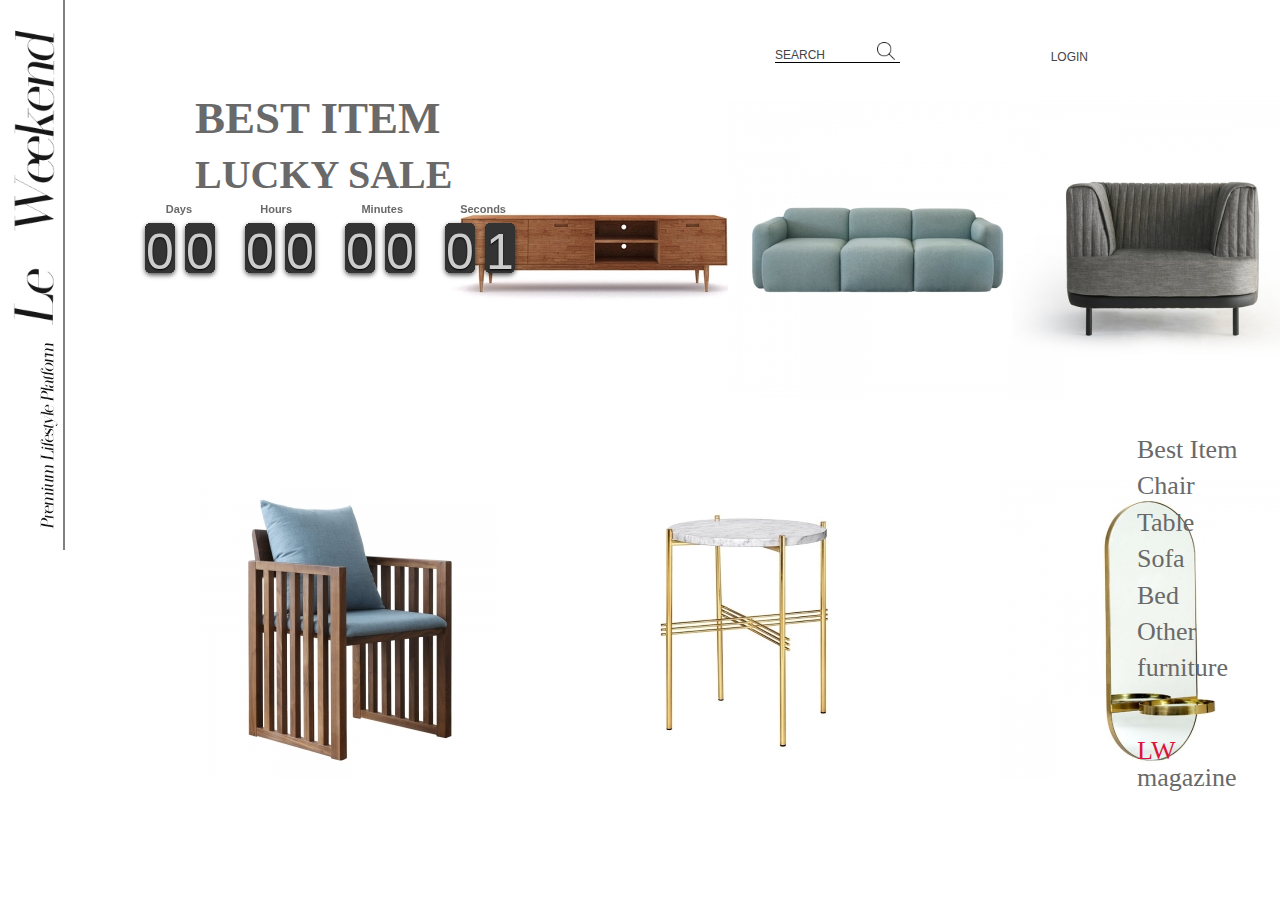
<file: best.html>
<!DOCTYPE html>
<html lang="en">

<head>
    <meta charset="UTF-8">
    <title>best</title>
    <style>
        body,
        html {
            height: 100%;
            margin: 0;
        }

        .image {
            height: 100%;
            background-position: center;
            background-repeat: no-repeat;
            background-size: cover;

        }

        header li img {
            display: block;
            z-index: 1000;
        }

        body .flip-clock-wrapper ul li a div div.inn,
        body .flip-clock-small-wrapper ul li a div div.inn {
            color: #CCCCCC;
            background-color: #333333;
        }

        body .flip-clock-dot,
        body .flip-clock-small-wrapper .flip-clock-dot {
            background: #323434;
        }

        body .flip-clock-wrapper .flip-clock-meridium a,
        body .flip-clock-small-wrapper .flip-clock-meridium a {
            color: #323434;
        }
    </style>


    <link rel="stylesheet" href="css/common.css">
    <link rel="stylesheet" href="css/wickedcss.min.css">
    <link rel="stylesheet" media="screen" href="https://fontlibrary.org/face/butler" type="text/css" />
    <link href="https://fonts.googleapis.com/css?family=Open+Sans|Roboto&display=swap" rel="stylesheet">
    <link rel="stylesheet" href="css/swapimagesonhover.min.css">
    <link rel="stylesheet" href="css/ind-be.css">
    <link href="https://fonts.googleapis.com/css?family=Cormorant+Garamond&display=swap" rel="stylesheet">
    <link rel="stylesheet" href="css/flipclock.css">
    <script src="js/jquery-3.4.1.min.js"></script>
    <script src="js/jquery.bxslider.js"></script>
    <script src="js/npm.js"></script>
    <script src="js/ind-1.js"></script>
    <script src="js/flipclock.js"></script>
    <script src="js/jquery.countdown.min.js"></script>
    <script>
        $(function() {
            $("#slide3").bxSlider({
                mode: 'fade',
                minSlides: 1,
                slideMargin: 10,
                auto: true,
                moveSlides: 1,
                controls: false,
                pager: false,
                stopAutoOnclick: true,
                speed: 500
            });
            $(function() {
                FlipClock.Lang.Custom = {
                    days: 'Days',
                    hours: 'Hours',
                    minutes: 'Minutes',
                    seconds: 'Seconds'
                };
                var opts = {
                    clockFace: 'DailyCounter',
                    countdown: true,
                    language: 'Custom'
                };
                var theday = new Date(2020, 00, 12);
                /*달은 원하는 달보다 -1로, 1월은 00*/
                var today = new Date()
                console.log(theday - today)
                var countdown = theday - today; // from: 11/21/2019 05:05 pm +0900
                countdown = Math.max(1, countdown);
                $('.clock-builder-output').FlipClock(countdown, opts);
            });
        })
    </script>

</head>

<body>
    <header>
        <div class="headTop">
            <div class="mainText">
                <li><img src="images/logo-main.png" alt="" class="slideRight"></li>
                <li><img src="images/logo-sub.png" alt="" class="slideRight"></li>

            </div>
            <p id="line" class="slideDown"></p>
        </div>
    </header>

    <section id="container">
        <h2 class="blind"></h2>

        <div class="contTop">
            <ul class="gnb">
                <li>
                    <form class="search">
                        <label for="search">SEARCH</label>
                        <input type="text" id="iSearch">
                        <a href="#" class="searchBtn"><img src="images/iconmonstr-search-thin-48.png" alt=""></a>
                    </form>
                </li>
                <li class="login">LOGIN<a href="#"></a></li>
                <li class="cart"><a href="#">CART</a></li>
            </ul>
        </div>



        <div class="contents">
            <h2 class="fadeIn" id="best-text">
                <p class="best">BEST ITEM</p><br>
                <p class="best-below">LUCKY SALE</p>
                <div class="clock-builder-output"></div>
            </h2>

            <div>
                <div id="bestItem">
                    <li class="best-mainText"></li>
                    <li class="best1">
                        <a href="#">
                            <p id="active" class="pulse"><a href="#"><img src="images/liked.png" alt=""></a></p>
                            <p class="cart"><a href="#"><img src="images/iconmonstr-product-4-24.png" alt=""></a></p>
                            <img src="images/15s0.jpg" alt="">
                            <div class="best-text1">
                                <span class="b-text">리브 참죽 원목 TV거실장 2000</span>
                                <span class="b-texted">580,000won</span>
                                <span class="b-text">349,000won </span>
                            </div>

                        </a>
                    </li>

                    <li><a href="#">
                            <p id="active" class="pulse"><a href="#"><img src="images/liked.png" alt=""></a></p>
                            <p class="cart"><a href="#"><img src="images/iconmonstr-product-4-24.png" alt=""></a></p><img src="images/1560.jpg" alt="">
                            <div class="best-text1">
                                <span class="b-text">KIKO DESIGN 컴패스 패브릭 4인 소파</span>
                                <span class="b-texted">2,180,000won</span>
                                <span class="b-text">1,962,000won</span>
                            </div>

                        </a></li>
                    <li><a href="#">
                            <p id="active" class="pulse"><a href="#"><img src="images/liked.png" alt=""></a></p>
                            <p class="cart"><a href="#"><img src="images/iconmonstr-product-4-24.png" alt=""></a></p><img src="images/1502270120699s0.jpg" alt="">
                            <div class="best-text1">
                                <span class="b-text">앰버 패브릭 1인 소파</span>
                                <span class="b-texted">460,000won </span>
                                <span class="b-text">420,000won</span>
                            </div>

                        </a></li>
                    <!--<li><a href="#"><img src="images/156352s0.jpg" alt=""></a></li>-->



                    <!--<li><a href="#"><img src="images/150227012088m1.jpg" alt=""></a></li>-->


                </div>
                <ul id="bestItem2">
                    <li><a href="#">
                            <p id="active" class="pulse"><a href="#"><img src="images/liked.png" alt=""></a></p>
                            <p class="cart1"><a href="#"><img src="images/iconmonstr-product-4-24.png" alt=""></a></p><img src="images/15.jpg" alt="">
                            <div class="best-text1">
                                <span class="b-text">MANUFACT 프로젝트 원 1인 소파</span>
                                <span class="b-texted">280,000won</span>
                                <span class="b-text">249,000won </span>
                            </div>
                        </a></li>
                    <li><a href="#">
                            <p id="active" class="pulse"><a href="#"><img src="images/liked.png" alt=""></a></p>
                            <p class="cart1"><a href="#"><img src="images/iconmonstr-product-4-24.png" alt=""></a></p><img src="images/154.jpg" alt="">
                            <div class="best-text1">
                                <span class="b-text">빌라르방 러스틱 스툴</span>
                                <span class="b-texted">300,000won</span>
                                <span class="b-text">269,000won </span>
                            </div>
                        </a></li>
                    <li><a href="#">
                            <p id="active" class="pulse"><a href="#"><img src="images/liked.png" alt=""></a></p>
                            <p class="cart1"><a href="#"><img src="images/iconmonstr-product-4-24.png" alt=""></a></p><img src="images/1570.jpg" alt="">
                            <div class="best-text1">
                                <span class="b-text">iije 러블리 드레스룸 선반형 거울</span>
                                <span class="b-texted">901,600won </span>
                                <span class="b-text">920,000won </span>
                            </div>
                        </a></li>
                    <li><a href="#">
                            <p id="active" class="pulse"><a href="#"><img src="images/liked.png" alt=""></a></p>
                            <p class="cart1"><a href="#"><img src="images/iconmonstr-product-4-24.png" alt=""></a></p><img src="images/1572589457176s0.jpg" alt="">
                            <div class="best-text1">
                                <span class="b-text">Yeh wall table</span>
                                <span class="b-texted">196,500won </span>
                                <span class="b-text">183,500won</span>
                            </div>
                        </a></li>
                </ul>
            </div>

        </div>
    </section>
    <aside>
        <p id="line2" class="slideUp"></p>
        <div class="bg">


            <nav>

                <ul id="nav" class="slideLeft">
                    <li>
                        <a href="best.html">Best Item</a>
                    </li>
                    <li>
                        <a href="ind-cha.html">Chair</a>
                    </li>
                    <li>
                        <a href="ind-table.html">Table</a>
                    </li>
                    <li>
                        <a href="ind-sofa.html">Sofa</a>
                    </li>
                    <li>
                        <a href="ind-bed.html">Bed</a>
                    </li>
                    <li>
                        <a href="ind-other.html">Other
                            furniture</a>
                    </li>
                    <li>
                        <a href="ind-collect.html">
                            <p></p>
                            <br>
                            <p>LW</p>magazine
                        </a>
                    </li>
                </ul>
            </nav>
        </div>
    </aside>
</body></html>
</file>
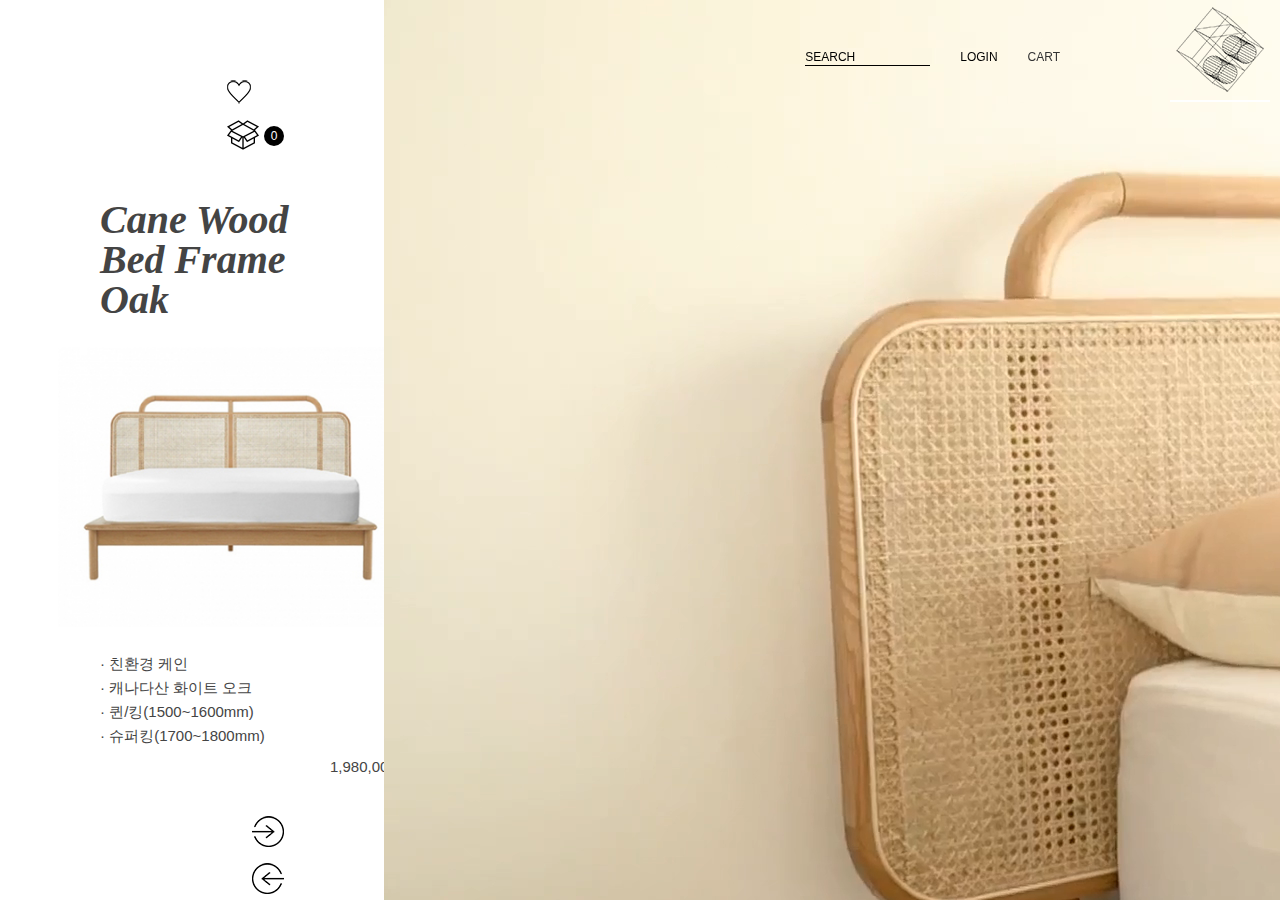
<file: ind-bed.html>
<!DOCTYPE html>
<html lang="en">

<head>
    <meta charset="UTF-8">
    <title>bed</title>
   
    <link rel="stylesheet" href="css/common.css">
    <link rel="stylesheet" href="css/wickedcss.min.css">
    <link rel="stylesheet" media="screen" href="https://fontlibrary.org/face/butler" type="text/css" />
    <link href="https://fonts.googleapis.com/css?family=Open+Sans|Roboto&display=swap" rel="stylesheet">
    <link rel="stylesheet" href="css/swapimagesonhover.min.css">
    <link href="https://fonts.googleapis.com/css?family=Cormorant+Garamond&display=swap" rel="stylesheet">
    <link rel="stylesheet" href="css/style.css">
    <link rel="stylesheet" href="css/bed.css">
    <script src="js/jquery-3.4.1.min.js"></script>
    <script src="js/jquery.bxslider.js"></script>
    <script src="js/parallax.min.js"></script>
    <script src="js/countdown-timer.min.js"></script>
    <script src="js/ind-1.js"></script>

    <script>
        $(function() {
            $(".brown").click(function() {
                $(".brown-small").stop().fadeIn(300);
                $(".br-sofa").stop().fadeIn(300);
            })
            $(".black").click(function() {
                $(".brown-small").stop().fadeOut(300);
                $(".br-sofa").stop().fadeOut(300);
            })
            $('.like').click(function() {
                $(".liked").css("display", "block");
            })
            $(".icon").mouseover(function() {
                $(this).css("transform", "rotate(-45deg)");
            })
            $(".icon").mouseout(function() {
                $(this).css("transform", "rotate(45deg)");
            })
            //$(".close").mouseover(function() {
            //$(this).css("transform", "rotate(-45deg)");
            //})
            //$(".close").mouseout(function() {
            //$(this).css("transform", "rotate(45deg)");
            //})
            $(function(){
                $(".like").click(function(){
                    $(".like>a").toggleClass("on");
                })
            })
            $(function() {
                $('.icon').click(function() {
                    $('#sliding-navbar').fadeToggle(1000);
                    $('.left').toggleClass('show')
                    //$(".close").css("display","block")
                    //$('.hamburger').toggleClass('menu-opened');
                });

                $('.icon').click(function() {
                    //$('#sliding-navbar').fadeOut(500);
                    $('.left').removeClass('show');
                    //$('.hamburger').toggleClass('menu-opened');
                })
            });


        })
        </script>
</head>

<body>
    <div class="wrap">
        <header>
            <div class="left">
                <div class="fixed">
                    <p class="like"><a href="#"></a></p>
                    <p class="cart"><a href="#"><img src="images/iconmonstr-product-4-32.png" alt=""><span class="count">0</span></a></p>
                </div>
                <div class="mainText">

                    <h2>Cane Wood<br>Bed Frame<br>Oak</h2>
                    <p class="selected">Selected by LeWeekend</p>
                    <p class="small"><span><img src="images/bed.jpg" alt="small"></span></p>
                    <!--<p id="hover" class="brown-small"><img src="images/sofa-m-b.png" alt=""></p>-->
                   <!-- <p class="line"></p>-->
                   <!-- <ul class="color">

                        <li class="black"><a href="#"></a></li>
                        <img src="images/black-ch.jpg" class="more" alt="">


                        <li class="brown"><a href="#"></a></li>
                    </ul>-->
                    <div class="stat">
                    <ul class="bottomText">
                        <li>· 친환경 케인</li>
                        <li>· 캐나다산 화이트 오크</li>
                        <li>· 퀸/킹(1500~1600mm)</li>
                        <li>· 슈퍼킹(1700~1800mm)</li>
                        <li class="price">1,980,000 won</li>
                    </ul></div>

                    <ul class="arrow">
                        <li><a href="#"><img src="images/rightBtn.png" alt=""></a></li>
                        <li><a href="#"><img src="images/leftBtn.png" alt=""></a></li>
                    </ul>

                </div>

            </div>
        </header>

        <section id="container">
            <h2 class="blind"></h2>

            <div class="contTop">
                <ul class="gnb">
                    <li>
                        <form class="search">
                            <label for="search">SEARCH</label>
                            <input type="text" id="iSearch">
                            <!-- <a href="#" class="searchBtn"><img src="images/iconmonstr-search-thin-48.png" alt=""></a>-->
                        </form>
                    </li>
                    <li class="login">LOGIN<a href="#"></a></li>
                    <li class="cart"><a href="#">CART</a></li>
                </ul>
                <p class="icon"><a href="#"><img src="images/logo1.png" alt=""></a></p>
                <!--<li class="close"><a href="#"><img src="images/logo_w.png" alt=""></a></li>
-->

                <navbar id="sliding-navbar">
                    <a href="index.html" class="brand">Le<br> Weekend</a>
                    <ul class="navbar--items">
                        <li class="navbar--item"><a href="best.html">BEST ITEM</a></li>
                        <li class="navbar--item"><a href="ind-cha.html">CHAIR</a></li>
                        <li class="navbar--item"><a href="ind-table.html">TABLE</a></li>
                        <li class="navbar--item"><a href="ind-sofa.html">SOFA</a></li>
                        <li class="navbar--item"><a href="ind-bed.html">BED</a></li>
                        <li class="navbar--item"><a href="ind-other.html">OTHER FURNITURE</a></li>
                        <li class="navbar--item"><a href="ind-collect.html">LW Magazine</a></li>
                    </ul>
                </navbar>
            </div>

            <section id="contents">
                <h2 class="blind"></h2>
                <div class="pics">
                   <p class="bg"><video id="bedvid" autoplay muted loop><source src="images/bed-cut.mp4" type="video/mp4"></video></p>
                    <!--<div class="middle">
                        <li><span class="s-bed"><img src="images/cbo_14.jpg" alt=""></span></li>
                        <li><span class="main-bed"><img src="images/cbo_07.jpg" alt=""></span></li>
                    </div>-->
                </div>
                <!-- <div class="hamburger-menu">
                <div class="hamburger"></div>
            </div>-->


            </section>
        </section>
    </div>
</body></html>
</file>
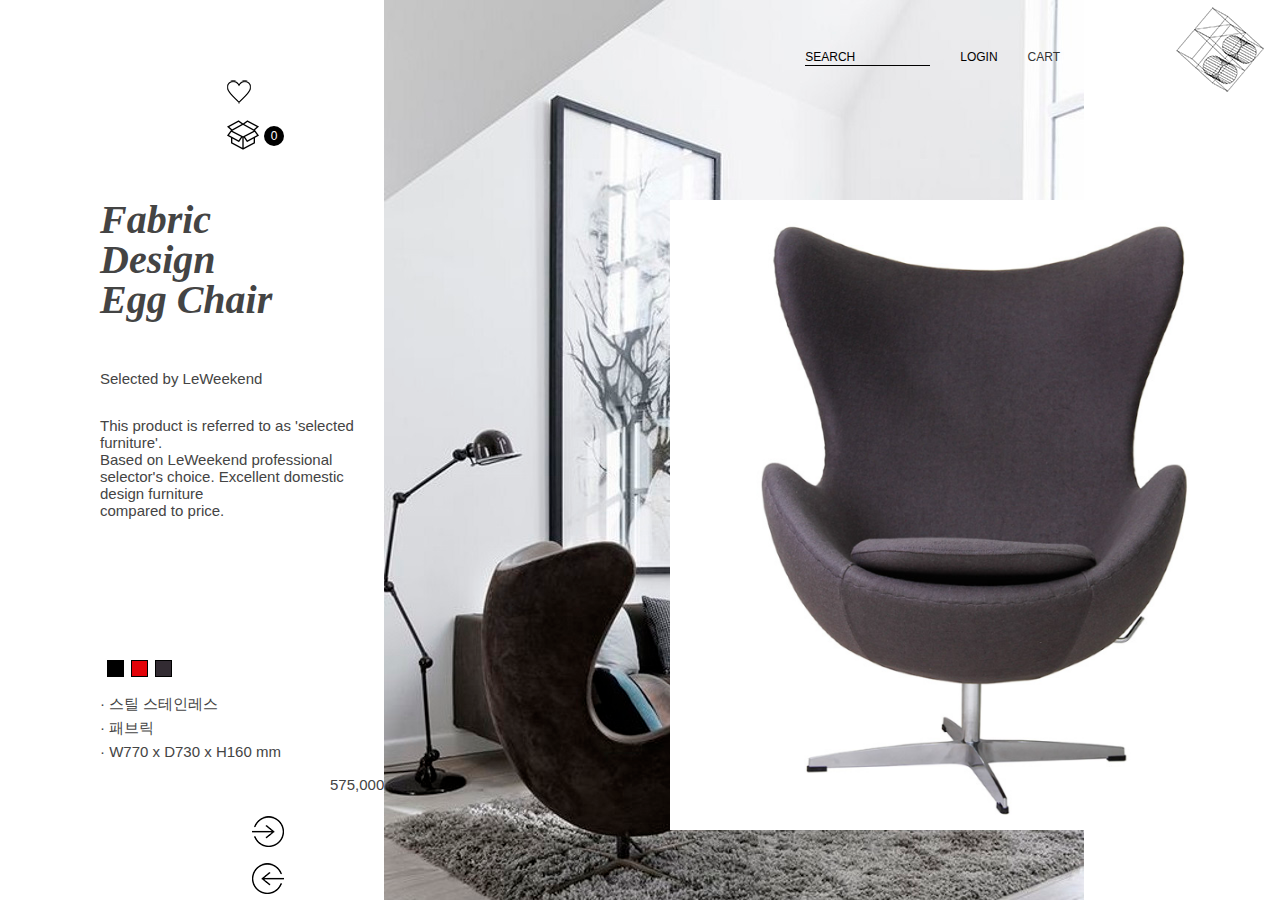
<file: ind-cha.html>
<!DOCTYPE html>
<html lang="en">

<head>
    <meta charset="UTF-8">
    <title>chair</title>
    <style>
        body,
        html {
            height: 100%;
            margin: 0;
        }

        .image {
            height: 100%;
            background-position: center;
            background-repeat: no-repeat;
            background-size: cover;

        }

        header li img {
            display: block;
            z-index: 1000;
        }
    </style>


    <link rel="stylesheet" href="css/common.css">
    <link rel="stylesheet" href="css/wickedcss.min.css">
    <link rel="stylesheet" media="screen" href="https://fontlibrary.org/face/butler" type="text/css" />
    <link href="https://fonts.googleapis.com/css?family=Open+Sans|Roboto&display=swap" rel="stylesheet">
    <link rel="stylesheet" href="css/swapimagesonhover.min.css">
    <link rel="stylesheet" href="css/ind-cha.css">
    <link rel="stylesheet" href="css/style.css">
    <link href="https://fonts.googleapis.com/css?family=Cormorant+Garamond&display=swap" rel="stylesheet">
    <script src="js/jquery-3.4.1.min.js"></script>
    <script src="js/jquery.bxslider.js"></script>
    <script src="js/parallax.min.js"></script>
    <script src="js/countdown-timer.min.js"></script>
    <script src="js/ind-1.js"></script>
    <script>
        $(function() {

            $(".icon").mouseover(function() {
                $(this).css("transform", "rotate(-45deg)");
            })
            $(".icon").mouseout(function() {
                $(this).css("transform", "rotate(45deg)");
            })
            //$(".close").mouseover(function() {
            //$(this).css("transform", "rotate(-45deg)");
            //})
            //$(".close").mouseout(function() {
            //$(this).css("transform", "rotate(45deg)");
            //})
            $(function() {
                $(".black").mouseenter(function() {
                    $(".more").fadeIn(300);
                })
                $(".black").mouseleave(function() {
                    $(".more").fadeOut(500);
                })

            })

            $(function() {
                $('.icon').click(function() {
                    $('#sliding-navbar').fadeToggle(1000);
                    $('.left').toggleClass('show')
                    //$(".close").css("display","block")
                    //$('.hamburger').toggleClass('menu-opened');
                });

                $('.icon').click(function() {
                    //$('#sliding-navbar').fadeOut(500);
                    $('.left').removeClass('show');
                    //$('.hamburger').toggleClass('menu-opened');
                })
            });


        })
    </script>
</head>

<body>
    <div class="wrap">
        <header>
            <div class="left">
                <div class="fixed">
                    <p class="like"><a href="#"></a></p>
                    <p class="cart"><a href="#"><img src="images/iconmonstr-product-4-32.png" alt=""></a><span class="count">0</span></p>
                </div>
                <div class="mainText">
                    <h2>Fabric<br>Design<br>Egg Chair</h2>
                    <p class="selected">Selected by LeWeekend</p>

                    <p class="subText"><span>This product is referred to as 'selected furniture'.<br>Based on LeWeekend professional<br>selector's choice. Excellent domestic design furniture<br>compared to price.</span></p>
                    <!--<p class="line"></p>-->
                    <li><img src="images/black-ch.jpg" class="more" alt=""></li>
                    <div class="stat">
                        <ul class="color">

                            <li class="black"><a href="#"></a></li>

                            <li class="red"><a href="#"></a></li>
                            <li class="purple"><a href="#"></a></li>
                        </ul>

                        <ul class="bottomText">
                            <li>· 스틸 스테인레스</li>
                            <li>· 패브릭</li>
                            <li>· W770 x D730 x H160 mm</li>
                            <li class="price">575,000 won</li>
                        </ul>
                    </div>
                    <ul class="arrow">
                        <li><a href="#"><img src="images/rightBtn.png" alt=""></a></li>
                        <li><a href="#"><img src="images/leftBtn.png" alt=""></a></li>
                    </ul>

                </div>

            </div>
        </header>

        <section id="container">
            <h2 class="blind"></h2>

            <div class="contTop">
                <ul class="gnb">
                    <li>
                        <form class="search">
                            <label for="search">SEARCH</label>
                            <input type="text" id="iSearch">
                            <!-- <a href="#" class="searchBtn"><img src="images/iconmonstr-search-thin-48.png" alt=""></a>-->
                        </form>
                    </li>
                    <li class="login">LOGIN<a href="#"></a></li>
                    <li class="cart"><a href="#">CART</a></li>
                </ul>
                <p class="icon"><a href="#"><img src="images/logo1.png" alt=""></a></p>
                <!--<li class="close"><a href="#"><img src="images/logo_w.png" alt=""></a></li>
-->

                <navbar id="sliding-navbar">
                    <a href="index.html" class="brand">Le<br> Weekend</a>
                    <ul class="navbar--items">
                        <li class="navbar--item"><a href="best.html">BEST ITEM</a></li>
                        <li class="navbar--item"><a href="ind-cha.html">CHAIR</a></li>
                        <li class="navbar--item"><a href="ind-table.html">TABLE</a></li>
                        <li class="navbar--item"><a href="ind-sofa.html">SOFA</a></li>
                        <li class="navbar--item"><a href="ind-bed.html">BED</a></li>
                        <li class="navbar--item"><a href="ind-other.html">OTHER FURNITURE</a></li>
                        <li class="navbar--item"><a href="ind-collect.html">LW Magazine</a></li>
                    </ul>
                </navbar>
            </div>

            <section id="contents">
                <h2 class="blind"></h2>
                <div class="picss">
                    <li class="middle"><img src="images/chair.jpg" alt=""></li>
                    <li class="right"><img src="images/46903e8edd063845.png" alt=""></li>
                </div>
                <!--<div class="hamburger-menu">
                <div class="hamburger"></div>
            </div>-->
            </section>
        </section>
    </div>
</body></html>
</file>
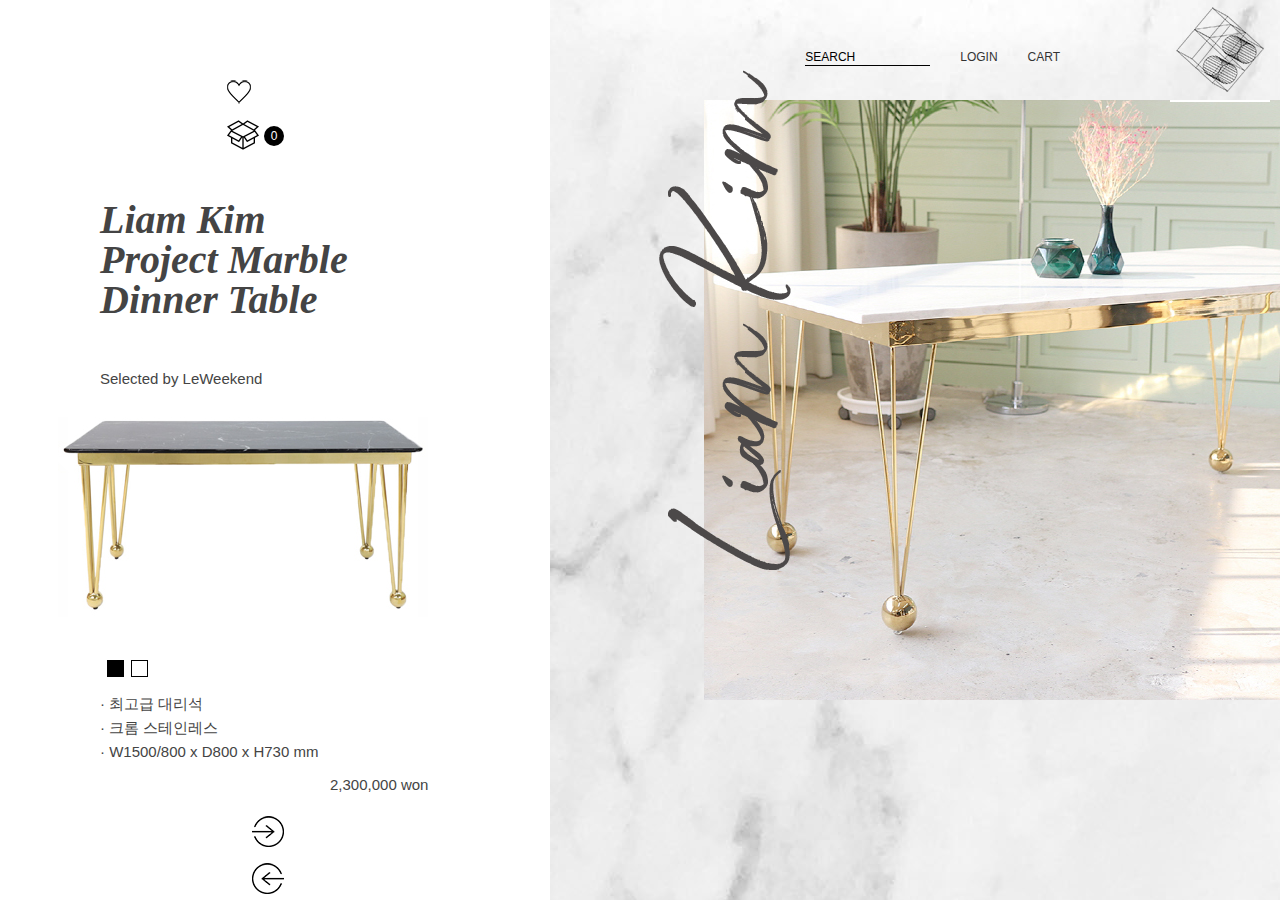
<file: ind-table.html>
<!DOCTYPE html>
<html lang="en">

<head>
    <meta charset="UTF-8">
    <title>table</title>
    <style>
        body,
        html {
            height: 100%;
            margin: 0;
        }

        .image {
            height: 100%;
            background-position: center;
            background-repeat: no-repeat;
            background-size: cover;

        }

        header li img {
            display: block;
            z-index: 1000;
        }
    </style>


    <link rel="stylesheet" href="css/common.css">
    <link rel="stylesheet" href="css/wickedcss.min.css">
    <link rel="stylesheet" media="screen" href="https://fontlibrary.org/face/butler" type="text/css" />
    <link href="https://fonts.googleapis.com/css?family=Open+Sans|Roboto&display=swap" rel="stylesheet">
    <link rel="stylesheet" href="css/swapimagesonhover.min.css">
    <link href="https://fonts.googleapis.com/css?family=Cormorant+Garamond&display=swap" rel="stylesheet">
    <link rel="stylesheet" href="css/ind-tab.css">
    <link rel="stylesheet" href="css/style.css">
    <script src="js/jquery-3.4.1.min.js"></script>
    <script src="js/jquery.bxslider.js"></script>
    <script src="js/parallax.min.js"></script>
    <script src="js/countdown-timer.min.js"></script>
    <script src="js/ind-1.js"></script>
    <script>
        $(function() {


            $(".icon").mouseover(function() {
                $(this).css("transform", "rotate(-45deg)");
            })
            $(".icon").mouseout(function() {
                $(this).css("transform", "rotate(45deg)");
            })
            //$(".close").mouseover(function() {
            //$(this).css("transform", "rotate(-45deg)");
            //})
            //$(".close").mouseout(function() {
            //$(this).css("transform", "rotate(45deg)");
            //})

            $(function() {
                $('.icon').click(function() {
                    $('#sliding-navbar').fadeToggle(1000);
                    $('.left').toggleClass('show')
                    //$(".close").css("display","block")
                    //$('.hamburger').toggleClass('menu-opened');
                });

                $('.icon').click(function() {
                    //$('#sliding-navbar').fadeOut(500);
                    $('.left').removeClass('show');
                    //$('.hamburger').toggleClass('menu-opened');
                });

            })
        })
    </script>
</head>

<body>
    <div class="wrap">
        <header>
            <div class="left">
                <div class="fixed">
                    <p class="like"><a href="#"></a></p>
                   <p class="cart"><a href="#"><img src="images/iconmonstr-product-4-32.png" alt=""></a><span class="count">0</span></p>
                </div>
                <div class="mainText">
                    <p class="gold"><img src="images/ex.png" alt="exclusive"></p>
                    <h2>Liam Kim<br>Project Marble<br>Dinner Table</h2>
                    <p class="selected">Selected by LeWeekend</p>
                    <p class="small"><img src="images/m-table.jpg" alt="small"></p>
                    <p class="line"></p>
                    <div class="stat">
                        <ul class="color">

                            <li class="black"> <a href="#"></a></li>



                            <li class="white"><a href="#"></a></li>

                            <!-- <a href="#">
                            <li class="green"></li>
                        </a>
                        <a href="#">
                            <li class="purple"></li>-->
                            <!--</a>-->
                        </ul>

                        <ul class="bottomText">
                            <li>· 최고급 대리석</li>
                            <li>· 크롬 스테인레스</li>
                            <li>· W1500/800 x D800 x H730 mm</li>
                            <li class="price">2,300,000 won</li>
                        </ul>
                    </div>
                    <ul class="arrow">
                        <li><a href="#"><img src="images/rightBtn.png" alt=""></a></li>
                        <li><a href="#"><img src="images/leftBtn.png" alt=""></a></li>
                    </ul>
                </div>

            </div>
        </header>

        <section id="container">
            <h2 class="blind"></h2>

            <div class="contTop">
                <ul class="gnb">
                    <li>
                        <form class="search">
                            <label for="search">SEARCH</label>
                            <input type="text" id="iSearch">
                            <!--   <a href="#" class="searchBtn"><img src="images/iconmonstr-search-thin-48.png" alt=""></a>-->
                        </form>
                    </li>
                    <li class="login"><a href="#">LOGIN</a></li>
                    <li class="cart-text"><a href="#">CART</a></li>

                </ul>
                <p class="icon"><a href="#"><img src="images/logo1.png" alt=""></a></p>
                <navbar id="sliding-navbar">
                    <a href="index.html" class="brand">Le<br>Weekend</a>
                    <ul class="navbar--items">
                        <li class="navbar--item"><a href="best.html">BEST ITEM</a></li>
                        <li class="navbar--item"><a href="ind-cha.html">CHAIR</a></li>
                        <li class="navbar--item"><a href="ind-table.html">TABLE</a></li>
                        <li class="navbar--item"><a href="ind-sofa.html">SOFA</a></li>
                        <li class="navbar--item"><a href="ind-bed.html">BED</a></li>
                        <li class="navbar--item"><a href="ind-other.html">OTHER FURNITURE</a></li>
                        <li class="navbar--item"><a href="ind-collect.html">LW Magazine</a></li>
                    </ul>
                </navbar>

            </div>
        </section>
        <section id="contents">
            <h2 class="blind"></h2>
            <div class="pics">
                <li class="background"></li>
                <li class="liam"><img src="images/liam.png" alt="signiture"></li>
                <li class="middle"><img src="images/table.jpg" alt=""></li>
                <li class="right"><img src="images/table2.jpg" alt=""></li>
            </div>
            <!-- <div class="hamburger-menu">
                <div class="hamburger"></div>
            </div>-->


        </section>
    </div>
</body></html>
</file>
<file: css/ind-be.css>
body {
    position: relative;
    overflow: hidden;
}

header {
    width: 100%;
    min-width: 1180px;
    height: 100px;

}

.headTop {
    position: relative;
    font-size: 14px;
    font-weight: 500;
    color: dimgray;
    z-index: -9999;
}

.headTop .mainText {
    display: block;
    position: absolute;
}

.headTop .mainText li:first-child img {
    margin-top: 25px;
    height: 300px;
    animation-duration: 4500ms;
    ;
}

.headTop .mainText li:last-child img {
    top: 330px;
    left: 26px;
    height: 200px;
    animation-duration: 3s;
    position: absolute;
}

#line {
    border-right: 2px solid grey;
    width: 63px;
    height: 550px;
    top: 0;
    left: 20%;
    animation-duration: 5s;
    display: block;
    z-index: -9999px;
}

.search {
    position: absolute;
    width: 125px;
    height: 40px;
    background: rgba(255, 0, 0, 0);
    right: 400px;
    top: 20px;
    z-index: 1;
}

.search > label {
    position: absolute;
    width: 100%;
    top: 28px;
    left: 20px;
    border-bottom: 1px solid black;
}

.search #iSearch {
    background: none;
    border: none;
    margin: 30px 0px;
}


.searchBtn {
    position: absolute;
    background: none;
    display: block;
    top: 22px;
    left: 122px;

}

.searchBtn > img {
    width: 18px;
    height: 18px;
}

.cart,
.login {
    position: absolute;
    z-index: 1;

}

.cart {
    right: 10%;
    top: 50px;

}

.login {
    right: 15%;
    top: 50px;
}

.logo a {
    position: absolute;
    top: 20px;
    right: 20px;
}

.bg {
    /*height: 100vh;*/
    position: absolute;
    right: 0px;
    top: 0;
    bottom: 0px;
    width: 190px;
    z-index: 999;
}

/*#line2 {
    z-index: -9999;
    background: red;
    position: absolute;
    height: 550px;
    right: 150px;
    border: 1px solid grey;
    bottom: 0px;
    animation-duration: 3000ms;
}*/

#nav {
    float: right;
    position: absolute;
    width: 130px;
   /* height: 500px;*/
    animation-duration: 5000ms;
    bottom: 104px;
    right: 13px;
    /*top: -600px;*/
}

#nav > li > a {
    font-size: 26px;
    font-family: 'ButlerRegular';
    font-weight: normal;
    font-style: normal;
    line-height: 1.4;
    color: dimgray;
    overflow: visible;
    transition: 100ms;
    position: relative;

}



#nav > li > a:hover {
    color: transparent !important;
    text-shadow: 1px 2px 3px rgba(0, 0, 0, 0.2);
    
}
#nav>li:first-child>a:hover{
    cursor: url(../images/icon1-1.png), auto;
}
#nav>li:nth-child(2)>a:hover{
    cursor: url(../images/icon2-1.png),auto;
}
#nav>li:nth-child(3)>a:hover,
#nav>li:nth-child(4)>a:hover{
    cursor: url(../images/icon3-1.png),auto;
}
#nav>li:nth-child(5)>a:hover{
    cursor: url(../images/icon4.png),auto;
}
#nav>li:last-child>a:hover,
#nav>li:nth-child(6)>a:hover{
    cursor: url(../images/logo-1.png),auto;
}


#nav > li:last-child > a > p {
    color: crimson;
    padding-top: 10px;
    margin-bottom: -10px;
}


.contents {
    position: relative;
    /*background:skyblue;*/
    padding-bottom: 80px;
    z-index: 100;
    width: 100%;

}

#bestItem {
    position: relative;
    margin-left: 110px;

}

#bestItem li {
    width: 20%;
    float: left;
    box-sizing: border-box;
    margin-left: 50px;
}

#bestItem img {
    display: block;
}

.best-mainText {
    padding-left: 180px;
    width: 500px;
    height: 300px;
    /*border: 1px solid black;*/
 }

#bestItem .best1:hover{
    opacity: 0.5;
    transform: scale(1.1);
    transition: 0.5s;
}

.contents h2 {
    position: absolute;
    top: -30px;
    left: 270px;
    font-family: 'ButlerRegular';
    font-weight: normal;
    font-style: normal;
    font-size: 40px;
    font-weight: 800;
    color: dimgrey;
    z-index: 9999;
    text-align: left;
}
#best-text{
    margin-left: -35px;
    margin-top: -18px;
}
.best {
    font-size: 45px;
    margin-top: 40px;
    margin-bottom: -40px;
    margin-left: 5px;
}
.best,
.best-below,
.countdown{
    margin-left: -40px;
}
.countdown{
    border: 1px solid black;
    width: 250px;
    height: 100px;
    margin-top: 10px;
}
.contents .blind {
    margin: 0;
}

.contents span {
    font-weight: bold;
    text-align: center;
    display: block;
    padding-top: 13px;
    text-align: right;
}
#bestItem>li{
    position: relative;
}
.best-text1{
    display: none;
    position: absolute;
    left: 5%;
    top: 20px;
    line-height: 0.5;
    z-index: 9999;
}
.best-text1 span{
    font-size: 12px;
    text-align: left;
}
.best-text1 span:last-child{
    color: #f64461;
}
#bestItem>li:hover .best-text1{
    display: block;
}
.b-text,
.b-texted{
    padding-top: 0%;
    font-size: 14px;
}

.b-texted{
    text-decoration: line-through;
    color: #adadad;
}
#slide3 img{
    margin-left: 500px;
    display: block;
}

#bestItem li:hover,
#bestItem2 li:hover{
    opacity: 0.7;
     transform: scale(1.05);
    transition: 0.7s;
}


#bestItem2 {
    position: absolute;
    top: 330px;
    width: 1600px;
    left: 100px;

}

#bestItem2 li {
    width: 300px;
    float: left;
    margin-left: 100px;

}
#bestItem2 li img{
    margin-top: 50px;
}
#bestItem2>li:hover .best-text1{
    display: block;
}
#bestItem2 li a img {
    display: block;
}
#active{
    margin-left: 280px;
    margin-top: 20px;
}
.cart{
    margin-right: 20px;
}
.cart1{
    position: absolute;
    right: 0;
    top: 32px;
}
#active,
.cart,
.cart1{
    display: none;
}

#bestItem li:hover #active,
#bestItem li:hover .cart{
    display: block;
}
#bestItem2 li:hover #active,
#bestItem2 li:hover .cart1{
    display: block;
}
</file>
<file: css/style.css>
header {
	width: 30%;
	float: left;
	position: relative;
}

.wrap {
	width: 100%;
	max-width: 1900px;
	min-width: 1200px;
	overflow: hidden;
	position: relative;
	transition: margin-left .5s;
	height: 100vh;
	min-height: 670px;
}

.left {}

.fixed {
	position: absolute;
	top: 80px;
	right: 100px;
}

.fixed p {
	margin-bottom: 15px;
}

.like > a {
	display: block;
	width: 24px;
	height: 24px;
	background: url(../images/heart-24.png);
}

.like.on > a {
	background: url(../images/heart-24-2.png)
}

.like > a {
	display: block;
	width: 24px;
	height: 24px;
	background: url(../images/heart-24.png);
}

.like.on > a {
	background: url(../images/heart-24-2.png);
}

.count {
	display: inline-block;
	width: 20px;
	height: 20px;
	background: black;
	border-radius: 50%;
	color: white;
	text-align: center;
	line-height: 20px;
	margin: 7px 0 0 5px
}

.show {
	z-index: 200;
}

.brand {
	text-decoration: none;
	color: #fff;
	display: block;
	/*    width: 120px;*/
	font-family: 'ButlerRegular';
	font-weight: normal;
	font-style: italic;
	font-size: 40px;
	font-weight: 800;
	transition: color 0.2s ease-in-out;
	margin-top: 150px;
}

.brand:hover {
	color: #ccc;
}

.mainText {
	height: 520px;
	font-size: 15px;
}

.mainText h2 {
	font-family: 'ButlerRegular';
	font-weight: normal;
	font-style: italic;
	font-size: 40px;
	font-weight: 800;
	margin-top: 200px;
	margin-left: 100px;
	line-height: 1;
    position: relative;
}
.stat{
    position: absolute;
    top: 650px;
}
.price{
    position: absolute;
    width: 100%;
   left: 230px;
    bottom: -30%;
}

.selected {
	margin-top: 50px;
	margin-bottom: 30px;
	margin-left: 100px;
}
/*.stat{
    background: red;
    position: absolute;
    width: 100%;
    height: 20%;
}*/
.sub img {
	height: 250px;
	text-align: left;
	margin-left: 0px;
	/*margin-bottom: 30px;*/
    padding-top: -50px;
}

/*
/*
.line {
    border: 1px solid black;
    width: 65%;
    opacity: 0.5;
    margin: 0 auto;
}
*/


.color {
	width: 100%;
	height: 40px;
	margin-left: 100px;
}

.color li a {
	width: 15px;
	height: 15px;
	border: 1px solid black;
	float: left;
	margin-left: 7px;
	margin-top: 10px;
}

.color .black a {
	background: black;
}

.bottomText li {
	margin-top: 5px;
	margin-left: 100px;
}

.bottomText li:last-child {
	float: right;
	margin-right: 130px;
	margin-top: 10px;
}

.arrow {
	position: absolute;
	top: 800px;
	right: 100px;
	z-index: 999;
}

.arrow li {
	padding-top: 15px;
}

#container {
	width: 70%;
	height: 100%;
	float: right;
	position: relative;
	color: black;
}

.contTop {
	position: absolute;
	right: 0%;
	height: 100px;
	z-index: 10000;
}

.icon {
	position: absolute;
	right: 10px;
	z-index: 10000;
	transition: all ease 1s;
	border-bottom: 2px solid white;
}

.gnb {
	float: right;
	margin-right: 220px;
}

.gnb > li {
	float: left;
	margin-top: 50px;
	margin-left: 30px;
}

.gnb li a {
	color: #333;
}


#contents {
	position: relative;
	/*background:skyblue;*/
	z-index: 999;
	width: 100%;
	height: 100%;
	/* background-color: #e7decb;*/

}

.search {
	/*	position: absolute;*/
	width: 125px;
	border-bottom: 1px solid black;
}


.search > label {
	position: absolute;
	color: black;
}

.search #iSearch {
	background: none;
	border: none;
}


.searchBtn {
	/*	position: absolute;*/
	background: none;
	display: block;
	top: 22px;
	left: 122px;

}

.searchBtn > img {
	width: 18px;
	height: 18px;
}

.contTop .cart,
.login {
	/*	position: absolute;*/
	z-index: 1;

}


/*.icon {
    position: absolute;
    top: 20px;
    right: 20px;
    transition: all ease 1s;
}*/


.pics {
	top: 0;
	left: 550px;
	width: 100%;
	z-index: 1;
	height: 100%;
}

.pics li {
	float: left;
}

#sliding-navbar {
	padding: 0 0px;
	position: absolute;
	top: 0px;
	right: 0;
	height: 100vh;
	padding: 0 20px;
	/*    width: 400px;*/
	background: #333;
	z-index: 300;
	display: none;

}

/*.mask{
    position:absolute;
    top: 0px;
    left:0px;
    height: 100vh;
    width:100%;
    background: #333;
    opacity:0.8;
    z-index: -100;
}*/
.show {
	z-index: 200;
}

.brand {
	text-decoration: none;
	color: #fff;
	display: block;
	/* width: 120px;*/
	font-family: 'ButlerRegular';
	font-weight: normal;
	font-style: italic;
	font-size: 40px;
	font-weight: 800;
	transition: color 0.2s ease-in-out;
	margin-top: 150px;
}

.brand:hover {
	color: #ccc;
}

.navbar--items {
	list-style-type: none;
	position: absolute;
	left: 50%;
	top: 50%;
	transform: translate(-50%, -50%);
	transition: 0.5s;
}

.navbar--item {
	margin: 20px;
	letter-spacing: 1px;
	color: white;
	font-family: sans-serif;
	text-transform: uppercase;
	font-size: 16px;
}

.navbar--item a {
	color: white;
}

.navbar--item:hover a {
	color: red;
	opacity: 0.7;
}



footer {
	position: relative;

}

.footTop {
	width: 1200px;
	margin: 50px auto;
	border-right: 2px solid black;
	border-left: 2px solid black;
}

.topText {
	border-top: 2px solid black;
	border-bottom: 2px solid black;
	margin-top: 50px;
	float: left;
	width: 100%;
	display: flex;
	justify-content: space-around;
	padding: 50px 0;
}

.topText ul {
	/*	float:left;*/
}

.num {
	font-family: 'ButlerRegular';
	color: darkgray;
	font-size: 60px;
	margin-top: 10px;
}

#title {
	font-family: 'ButlerRegular';
	color: #5a5859;
	font-size: 50px;
	margin-top: -60px;
	margin-left: 58px;
	animation-duration: 2s;
}

.kor {
	margin-top: 50px;
	font-family: 'Noto Sans KR', sans-serif;
	font-weight: 500;
	font-size: 17px;
	margin-left: 58px
}

.footMiddle {
	padding: 30px 0;
	/*	border-top: 1px solid green;*/
	border-bottom: 2px solid black;
	clear: both;
	position: relative;
}

.logo {
	position: absolute;
	left: 50%;
	transform: scale(1) translateX(-50%);
	top: -15px;
}

.footBottom {
	display: flex;
	justify-content: space-around;
	padding-top: 100px;
}

.footBottom .left p:first-child {
	font-size: 60px;
	font-family: 'ButlerRegular';
	color: #5a5859
}

.footBottom .left p {
	font-family: 'ButlerRegular';
	color: #5a5859;
	font-size: 28px
}
.middle{
    margin-left: 12%;
}
.sns li {
	float: left;
	margin: 0 auto;
	width: 50px
}
.sns li img{
    width: 30px;
    height: auto;
}
.sns li img:hover{
    transform: rotate(-45deg);
    transition: all 0.5s ease;
}

.middle li,
.right p {
    font-family: 'Noto Sans KR', sans-serif;
    font-weight: 500;
    font-size: 14px;
}
.m-bottom{
    padding-top: 80px;
    line-height: 2.6;
}
.right{
    margin-top: 20px;
    line-height: 1.8;
}
.m-bottom li{
    text-indent: 20px;
}
*/


@media screen and (max-width:640px) {
	body {
		font-size: 12px;
	}

	/*
    .line1,
    .line2,
    .line2-left,
    .line2-right{
        display: none;
    }
    .title{
        font-size: 30px;
    }
    .footMiddle,
    .footBottom,
    .middle,
    .logo{
        margin-left: 0;
    }
*/

}
</file>
<file: css/bed.css>
.mainText h2 {
	font-family: 'ButlerRegular';
	font-weight: normal;
	font-style: italic;
	font-size: 40px;
	font-weight: 800;
	margin-top: 200px;
	margin-left: 100px;
	line-height: 1;
}


.selected {
	margin-top: 50px;
	margin-bottom: 30px;
	margin-left: 100px;
}

.sub {
	/*width: 400px;*/
	height: auto;
	text-align: center;
}
.small img{
	height: 280px;
	text-align: left;
	margin-left: 15%;
    margin-top: -70px;
}
.line {
	border: 1px solid black;
	width: 65%;
	opacity: 0.5;
	margin: 0 auto;
}

.bottomText{
   /* padding-top: 50px;*/
}
.bottomText li {
	margin-top: 5px;
	margin-left: 100px;
}

.bottomText li:last-child {
	float: right;
	margin-right: 130px;
	margin-top: 10px;
}

.background {
	position: absolute;
	background-image: url(../images/sofa-bg.jpg);
	width: 100%;
	height: 1000px;
	top: -200px;
	right: 0;
	z-index: -9999;
}


.pics {
	/*	position: absolute;*/
	top: 0;
	left: 550px;
	width: 100%;
	z-index: 1;
	height: 100%;
}

.pics img {
	/*	width:100%;*/
}

.pics li {
	float: left;
}

.made {
	z-index: 9999;
	position: absolute;
	left: 100px;
	bottom: 20%;
	color: white;
	font-size: 18px;
	font-style: italic;
	font-family: 'ButlerRegular';
	font-weight: normal;

}

.made p:first-child {
	text-indent: 40px;
}

.made p:last-child {
	border-bottom: 1px solid white;
	width: 100px;
	margin-left: 20px;
	opacity: 0.8;
}

.middle > span {
	position: absolute;

}

.right {
	position: absolute;
	right: 300px;
	top: 54%;
}

.text {
	color: white;
	position: absolute;
	bottom: 20%;
	right: 7%;
	width: 200px;
	font-size: 13px;
	line-height: 1.3;
}

#sliding-navbar {
	padding: 0 0px;
	position: absolute;
	top: 0px;
	right: 0;
	height: 100vh;
	padding: 0 20px;
	/*    width: 400px;*/
	background: #333;
	z-index: 300;
	display: none;

}

.show {
	z-index: 200;
}
</file>
<file: css/ind-cha.css>
.more {
    position: absolute;
    top: 27%;
    right: -1350px;
    z-index: 9999;
    display: none;
    transition: 0.5s all ease;
    width: 112%;
}

.color .red a{
    background: #E30208;
}

.color .green a{
    background: #006134;
}

.color .purple a{
    background: #322B32;
}

.picss {
    /*	position: absolute;*/
    width: 0%;
    z-index: 1;
    height: 100%;
}
.small {
	height: auto;
	text-align: left;
	margin-left: 15%;
	margin-bottom: -37px;
}
.picss li {
    float: left;
}


.middle {
    /*margin-top: -280px;*/
}


.right{
    position: absolute;
    right: -10%;
    top: 20%;
    transition: 0.5s all ease;

}
.right img{
    width: 90%;
}
.subText{
    height: auto;
    text-align: left;
    margin-left: 100px;
    margin-bottom: 30px;
}
</file>
<file: css/ind-tab.css>
.gold{
    position: absolute;
    top: -50px;
    left: 90px;
}



.background{
    position: absolute;
    background-image: url(../images/art-black-and-white-counter-2341290.jpg);
    width: 100%;
    height: 1000px;
   
    right: 0;
    z-index: -9999;
}
.pics {
    position: absolute;
    top: 0;
    left: 550px;
    width: 100%;
    z-index: 1;
    height: 1000px;
}
.small {
	height: 280px;
	text-align: left;
	margin-left: 15%;
	margin-bottom: 30px;
}
.pics li {
    float: left;
}
.liam{
    z-index: 9999;
    position: absolute;
    left: 100px;
    top: 70px;
}
.middle {
 
    margin-left: 100px;
    margin-top: 100px;
}

.right img {
    width: 90%;
    margin-left: -10px;
    margin-top: 200px;
}
</file>
<file: css/common.css>
/* Reset */
html,body{width:100%;height:100%}
html{overflow-y:scroll;font-size:10px}
body,div,dl,dt,dd,ul,ol,li,h1,h2,h3,h4,h5,form,fieldset,p,button,input{margin:0;padding:0}
body,h1,h2,h3,h4,input,button{
font-family:arial,Helvetica,AppleSDGothicNeo,sans-serif;
font-size:12px;
color:#444}


img,fieldset,iframe{border:0 none;padding:0}
li{list-style:none}
input,select,button{vertical-align:middle}
img{vertical-align:top}
i,em,address{font-style:normal}
label,button{cursor:pointer}
button{margin:0;padding:0}
a{color:#222;text-decoration:none}
/*a:hover{color:#000;text-decoration:underline}*/
button *{position:relative}
button img{left:-3px;*left:auto}

option{padding-right:6px}
hr{display:none}

table{border-collapse:collapse;border-spacing:0}

header,footer,nav,section,aside{
 display:block;
}
/* clearfix */

.clearFix:after {
 content: '';
 display: block;
 clear: both;
}

/* Hide */
.blind {
 display: block;
 position: absolute;
 left: 0;
 top: -9999em;
}

/* Skip */
.skip a {
 position: absolute;
 left: 0;
 top: -9999em;
 z-index: 9999;
 display: block;
 width: 100%;
 background-color: #039;
 color: #eee;
 font-family: ;
 text-transform: uppercase;
 text-decoration: none;
 line-height: 30px;
}
.skip a:hover,
.skip a:active,
.skip a:focus {
 top: 0;
}
</file>
<file: css/wickedcss.min.css>
/*!
 * WickedCSS v1.0 (https://github.com/kristofferandreasen/wickedCSS)
 * Copyright 2015 Kristoffer Andreasen
 * MIT License
 */.barrelRoll,.fadeIn,.floater,.heartbeat,.pulse,.rollerLeft,.rollerRight,.rotateIn,.rotateInLeft,.rotateInRight,.rotation,.shake,.sideToSide,.slideDown,.slideLeft,.slideRight,.slideUp,.spinner,.wiggle,.zoomer,.zoomerOut{visibility:visible!important}.rotation{animation-name:rotation;-webkit-animation-name:rotation;animation-duration:4s;-webkit-animation-duration:4s;animation-timing-function:linear;-webkit-animation-timing-function:linear;animation-iteration-count:infinite}.rotation,.sideToSide{-webkit-animation-iteration-count:infinite}@-webkit-keyframes rotation{from{-webkit-transform:rotate(0) translateX(50%) rotate(0)}to{-webkit-transform:rotate(360deg) translateX(50%) rotate(-360deg)}}@keyframes rotation{from{transform:rotate(0) translateX(50%) rotate(0)}to{transform:rotate(360deg) translateX(50%) rotate(-360deg)}}.sideToSide{animation-name:sideToSide;-webkit-animation-name:sideToSide;animation-duration:3s;-webkit-animation-duration:3s;animation-timing-function:ease;-webkit-animation-timing-function:ease;animation-iteration-count:infinite}@-webkit-keyframes sideToSide{0%,100%{-webkit-transform:translate(100%,0)}50%{-webkit-transform:translate(-100%,0)}}@keyframes sideToSide{0%,100%{transform:translate(100%,0)}50%{transform:translate(-100%,0)}}.zoomer{animation-name:zoomer;-webkit-animation-name:zoomer;-webkit-animation-duration:1s;-webkit-animation-timing-function:cubic-bezier(.5,.2,.3,1);animation-iteration-count:1}.zoomer,.zoomerOut{-webkit-animation-iteration-count:1;animation-timing-function:cubic-bezier(.5,.2,.3,1);animation-duration:1s}@-webkit-keyframes zoomer{0%{-webkit-transform:scale(.3)}100%{-webkit-transform:scale(1)}}@keyframes zoomer{0%{transform:scale(.3)}100%{transform:scale(1)}}.zoomerOut{animation-name:zoomerOut;-webkit-animation-name:zoomerOut;-webkit-animation-duration:1s;-webkit-animation-timing-function:cubic-bezier(.5,.2,.3,1);animation-iteration-count:1;animation-fill-mode:forwards}.rollerRight,.zoomerOut{-webkit-animation-fill-mode:forwards}@-webkit-keyframes zoomerOut{0%{-webkit-transform:scale(1)}100%{-webkit-transform:scale(0)}}@keyframes zoomerOut{0%{transform:scale(1)}100%{transform:scale(0)}}.spinner{animation-name:spinner;-webkit-animation-name:spinner;-webkit-animation-duration:10s;-webkit-animation-timing-function:linear;-webkit-animation-iteration-count:infinite;animation-iteration-count:infinite}.pulse,.spinner{animation-timing-function:linear;animation-duration:10s}@-webkit-keyframes spinner{from{-webkit-transform:rotate(0)}to{-webkit-transform:rotate(360deg)}}@keyframes spinner{from{transform:rotate(0)}to{transform:rotate(360deg)}}.pulse{animation-name:pulse;-webkit-animation-name:pulse;-webkit-animation-duration:2s;-webkit-animation-timing-function:linear;animation-iteration-count:infinite;-webkit-animation-iteration-count:infinite}@keyframes pulse{0%,100%{transform:scale(.9);opacity:.9}50%{transform:scale(1);opacity:1}}@-webkit-keyframes pulse{0%,100%{-webkit-transform:scale(.95);opacity:.9}50%{-webkit-transform:scale(1);opacity:1}}.shake{animation-name:shake;-webkit-animation-name:shake;-webkit-animation-duration:.4s;-webkit-animation-timing-function:ease;-webkit-animation-iteration-count:1}.barrelRoll,.shake{animation-iteration-count:1;animation-timing-function:ease;animation-duration:.4s}@keyframes shake{0%,100%{transform:translateX(0)}16%,50%,83%{transform:translateX(-10px)}33%,66%{transform:translateX(10px)}}@-webkit-keyframes shake{0%,100%{-webkit-transform:translateX(0)}16%,50%,83%{-webkit-transform:translateX(-10px)}33%,66%{-webkit-transform:translateX(10px)}}.barrelRoll{animation-name:barrelRoll;-webkit-animation-name:barrelRoll;-webkit-animation-duration:.4s;-webkit-animation-timing-function:ease;-webkit-animation-iteration-count:1}@keyframes barrelRoll{from{transform:rotate(0)}to{transform:rotate(360deg)}}@-webkit-keyframes barrelRoll{from{-webkit-transform:rotate(0)}to{-webkit-transform:rotate(360deg)}}.floater{animation-name:floater;-webkit-animation-name:floater;animation-duration:1.5s;-webkit-animation-duration:1.5s;-webkit-animation-iteration-count:infinite}.floater,.wiggle{animation-iteration-count:infinite}@keyframes floater{0%,100%{transform:translateY(0)}50%{transform:translateY(8%)}}@-webkit-keyframes floater{0%,100%{-webkit-transform:translateY(0)}50%{-webkit-transform:translateY(8%)}}.wiggle{animation-name:wiggle;-webkit-animation-name:wiggle;animation-duration:2.5s;-webkit-animation-duration:2.5s;-webkit-animation-iteration-count:infinite}@keyframes wiggle{0%,100%{transform:rotate(-4deg)}50%{transform:rotate(4deg)}}@-webkit-keyframes wiggle{0%,100%{-webkit-transform:rotate(-4deg)}50%{-webkit-transform:rotate(4deg)}}.pound{animation-name:pound;-webkit-animation-name:pound;animation-duration:.5s;-webkit-animation-duration:.5s;-webkit-animation-timing-function:ease;-webkit-animation-iteration-count:infinite;visibility:visible!important}.heartbeat,.pound{animation-iteration-count:infinite;animation-timing-function:ease}@keyframes pound{to{transform:scale(1.2)}}@-webkit-keyframes pound{to{transform:scale(1.2)}}.heartbeat{animation-name:heartbeat;-webkit-animation-name:heartbeat;animation-duration:3s;-webkit-animation-duration:3s;-webkit-animation-timing-function:ease;-webkit-animation-iteration-count:infinite}@keyframes heartbeat{0%,100%{transform:scale(1)}10%{transform:scale(1.2)}20%{transform:scale(1.4)}}@-webkit-keyframes heartbeat{0%,100%{-webkit-transform:scale(1)}10%{-webkit-transform:scale(1.2)}20%{-webkit-transform:scale(1.4)}}.rollerRight{animation-name:rollerRight;-webkit-animation-name:rollerRight;animation-duration:2s;-webkit-animation-duration:2s;-webkit-animation-timing-function:ease;-webkit-animation-iteration-count:1;animation-fill-mode:forwards}.rollerLeft,.rollerRight{animation-iteration-count:1;animation-timing-function:ease}@keyframes rollerRight{0%{transform:translateX(-200px) rotate(0);opacity:0}100%{transform:translateX(0) rotate(2turn);opacity:1}}@-webkit-keyframes rollerRight{0%{-webkit-transform:translateX(-200px) rotate(0);opacity:0}100%{-webkit-transform:translateX(0) rotate(2turn);opacity:1}}.rollerLeft{animation-name:rollerLeft;-webkit-animation-name:rollerLeft;animation-duration:2s;-webkit-animation-duration:2s;-webkit-animation-timing-function:ease;-webkit-animation-iteration-count:1;animation-fill-mode:forwards}.fadeOut,.rollerLeft{-webkit-animation-fill-mode:forwards}@keyframes rollerLeft{0%{transform:translateX(200px) rotate(0);opacity:0}100%{transform:translateX(0) rotate(-2turn);opacity:1}}@-webkit-keyframes rollerLeft{0%{-webkit-transform:translateX(200px) rotate(0);opacity:0}100%{-webkit-transform:translateX(0) rotate(-2turn);opacity:1}}.slideDown{animation-name:slideDown;-webkit-animation-name:slideDown;-webkit-animation-duration:1s;-webkit-animation-timing-function:ease}.slideDown,.slideUp{animation-timing-function:ease;animation-duration:1s}@keyframes slideDown{0%{transform:translateY(-100%);opacity:0}100%{transform:translateY(0);opacity:1}}@-webkit-keyframes slideDown{0%{-webkit-transform:translateY(-100%);opacity:0}100%{-webkit-transform:translateY(0);opacity:1}}.slideUp{animation-name:slideUp;-webkit-animation-name:slideUp;-webkit-animation-duration:1s;-webkit-animation-timing-function:ease}@keyframes slideUp{0%{transform:translateY(100%);opacity:0}100%{transform:translateY(0);opacity:1}}@-webkit-keyframes slideUp{0%{-webkit-transform:translateY(100%);opacity:0}100%{-webkit-transform:translateY(0);opacity:1}}.slideLeft{animation-name:slideLeft;-webkit-animation-name:slideLeft;animation-duration:1s;-webkit-animation-duration:1s;-webkit-animation-timing-function:ease}.slideLeft,.slideRight{animation-timing-function:ease}@keyframes slideLeft{0%{transform:translateX(150%);opacity:0}100%{transform:translateX(0);opacity:1}}@-webkit-keyframes slideLeft{0%{-webkit-transform:translateX(150%);opacity:0}100%{-webkit-transform:translateX(0);opacity:1}}.slideRight{animation-name:slideRight;-webkit-animation-name:slideRight;animation-duration:1s;-webkit-animation-duration:1s;-webkit-animation-timing-function:ease}@keyframes slideRight{0%{transform:translateX(-150%);opacity:0}100%{transform:translateX(0);opacity:1}}@-webkit-keyframes slideRight{0%{-webkit-transform:translateX(-150%);opacity:0}100%{-webkit-transform:translateX(0);opacity:1}}.fadeIn{animation-name:fadeIn;-webkit-animation-name:fadeIn;-webkit-animation-duration:2s;-webkit-animation-timing-function:ease}.fadeIn,.fadeOut{animation-timing-function:ease;animation-duration:2s}@keyframes fadeIn{0%{opacity:0}100%{opacity:1}}@-webkit-keyframes fadeIn{0%{opacity:0}100%{opacity:1}}.fadeOut{animation-name:fadeOut;-webkit-animation-name:fadeOut;-webkit-animation-duration:2s;-webkit-animation-timing-function:ease;animation-fill-mode:forwards}@keyframes fadeOut{0%{opacity:1}100%{opacity:0}}@-webkit-keyframes fadeOut{0%{opacity:1}100%{opacity:0}}.rotateInRight{animation-name:rotateInRight;-webkit-animation-name:rotateInRight;animation-duration:3s;-webkit-animation-duration:3s;-webkit-animation-timing-function:ease-in-out;-webkit-animation-iteration-count:1;animation-iteration-count:1}.rotateInLeft,.rotateInRight{animation-timing-function:ease-in-out}@-webkit-keyframes rotateInRight{from{-webkit-transform:rotate(0) translateX(100%) rotate(0)}to{-webkit-transform:rotate(360deg) translateX(0) rotate(-360deg)}}@keyframes rotateInRight{from{transform:rotate(0) translateX(100%) rotate(0)}to{transform:rotate(360deg) translateX(0) rotate(-360deg)}}.rotateInLeft{animation-name:rotateInLeft;-webkit-animation-name:rotateInLeft;animation-duration:3s;-webkit-animation-duration:3s;-webkit-animation-timing-function:ease-in-out;animation-iteration-count:1}.rotateIn,.rotateInLeft{-webkit-animation-iteration-count:1}@-webkit-keyframes rotateInLeft{from{-webkit-transform:rotate(0) translateX(-100%) rotate(0)}to{-webkit-transform:rotate(360deg) translateX(0) rotate(-360deg)}}@keyframes rotateInLeft{from{transform:rotate(0) translateX(-100%) rotate(0)}to{transform:rotate(360deg) translateX(0) rotate(-360deg)}}.rotateIn{animation-name:rotateIn;-webkit-animation-name:rotateIn;animation-duration:3s;-webkit-animation-duration:3s;animation-timing-function:ease;-webkit-animation-timing-function:ease;animation-iteration-count:1;-webkit-transform-origin:center;transform-origin:center}@-webkit-keyframes rotateIn{0%{-webkit-transform:rotate3d(0,0,1,-720deg);transform:rotate3d(0,0,1,-720deg);opacity:0}100%{-webkit-transform-origin:center;transform-origin:center;-webkit-transform:none;transform:none;opacity:1}}@keyframes rotateIn{0%{-webkit-transform:rotate3d(0,0,1,-720deg);transform:rotate3d(0,0,1,-720deg);opacity:0}100%{-webkit-transform:none;transform:none;opacity:1}}.bounceIn{-webkit-animation-name:bounceIn;animation-name:bounceIn;-webkit-animation-duration:.8s;animation-duration:.8s;-webkit-animation-timing-function:cubic-bezier(.215,.61,.355,1);animation-timing-function:cubic-bezier(.215,.61,.355,1)}@-webkit-keyframes bounceIn{0%{opacity:0;-webkit-transform:scale3d(.3,.3,.3);transform:scale3d(.3,.3,.3)}20%{-webkit-transform:scale3d(1.1,1.1,1.1);transform:scale3d(1.1,1.1,1.1)}40%{-webkit-transform:scale3d(.9,.9,.9);transform:scale3d(.9,.9,.9)}60%{opacity:1;-webkit-transform:scale3d(1.03,1.03,1.03);transform:scale3d(1.03,1.03,1.03)}80%{-webkit-transform:scale3d(.97,.97,.97);transform:scale3d(.97,.97,.97)}100%{opacity:1;-webkit-transform:scale3d(1,1,1);transform:scale3d(1,1,1)}}@keyframes bounceIn{0%{opacity:0;-webkit-transform:scale3d(.3,.3,.3);transform:scale3d(.3,.3,.3)}20%{-webkit-transform:scale3d(1.1,1.1,1.1);transform:scale3d(1.1,1.1,1.1)}40%{-webkit-transform:scale3d(.9,.9,.9);transform:scale3d(.9,.9,.9)}60%{opacity:1;-webkit-transform:scale3d(1.03,1.03,1.03);transform:scale3d(1.03,1.03,1.03)}80%{-webkit-transform:scale3d(.97,.97,.97);transform:scale3d(.97,.97,.97)}100%{opacity:1;-webkit-transform:scale3d(1,1,1);transform:scale3d(1,1,1)}}
</file>
<file: css/swapimagesonhover.min.css>
.swim-container{display:block;position:relative}.swim-container img{position:absolute;top:0;left:0}.swim-container>img:first-child{opacity:1;transition:all 0.7s;z-index:100}.swim-container:hover>img:first-child{opacity:0;transition:all 0.7s}
</file>
<file: css/flipclock.css>
/* Get the bourbon mixin from http://bourbon.io */
/* Reset */
.flip-clock-wrapper * {
    -webkit-box-sizing: border-box;
    -moz-box-sizing: border-box;
    -ms-box-sizing: border-box;
    -o-box-sizing: border-box;
    box-sizing: border-box;
    -webkit-backface-visibility: hidden;
    -moz-backface-visibility: hidden;
    -ms-backface-visibility: hidden;
    -o-backface-visibility: hidden;
    backface-visibility: hidden;
}

.flip-clock-wrapper a {
  cursor: pointer;
  text-decoration: none !important;
  border-bottom: none !important;
  color: #ccc; }

.flip-clock-wrapper a:hover {
  color: #fff; }

.flip-clock-wrapper ul {
  list-style: none; }

.flip-clock-wrapper.clearfix:before,
.flip-clock-wrapper.clearfix:after {
  content: " ";
  display: table; }

.flip-clock-wrapper.clearfix:after {
  clear: both; }

.flip-clock-wrapper.clearfix {
  *zoom: 1; }

/* Main */
.flip-clock-wrapper {
  font: normal 11px "Helvetica Neue", Helvetica, sans-serif;
  -webkit-user-select: none; }

.flip-clock-wrapper .flip-clock-meridium {
  background: none !important;
  box-shadow: 0 0 0 !important;
  font-size: 36px !important; }

.flip-clock-wrapper .flip-clock-meridium a { color: #313333; }

.flip-clock-wrapper {
  text-align: center;
  position: relative;
 /* width: 400px;*/
      margin-left: -100px;
}

.flip-clock-wrapper:before,
.flip-clock-wrapper:after {
    content: " "; /* 1 */
    display: table; /* 2 */
}
.flip-clock-wrapper:after {
    clear: both;
}

/* Skeleton */
.flip-clock-wrapper ul {
  position: relative;
  float: left;
  margin: 5px;
  width: 30px;
  height: 50px;
  font-size: 7px;
    top: 20px;
    left: 5px;
  
/*  font-weight: bold;*/
/*  line-height: 87px;*/
  border-radius: 6px;
  /*background: #000;*/
}

.flip-clock-wrapper ul li {
  z-index: 1;
  position: absolute;
  left: 0;
  top: 0;
  width: 100%;
  height: 100%;
  text-decoration: none !important;
  margin-left: 0;
}

.flip-clock-wrapper ul li:first-child {
  z-index: 2; }

.flip-clock-wrapper ul li a {
  display: block;
  height: 100%;
  -webkit-perspective: 200px;
  -moz-perspective: 200px;
  perspective: 200px;
  margin: 0 !important;
  overflow: visible !important;
  cursor: default !important; }

.flip-clock-wrapper ul li a div {
  z-index: 1;
  position: absolute;
  left: 0;
  width: 100%;
  height: 50%;
  font-size: 30px;
  overflow: hidden; }

.flip-clock-wrapper ul li a div .shadow {
  position: absolute;
  width: 100%;
  height: 100%;
  z-index: 2; }

.flip-clock-wrapper ul li a div.up {
  -webkit-transform-origin: 50% 100%;
  -moz-transform-origin: 50% 100%;
  -ms-transform-origin: 50% 100%;
  -o-transform-origin: 50% 100%;
  transform-origin: 50% 100%;
  top: 0; }

.flip-clock-wrapper ul li a div.up:after {
  content: "";
  position: absolute;
  top: 44px;
  left: 0;
  z-index: 5;
  width: 100%;
  height: 3px;
/*  background-color: #000;
  background-color: rgba(0, 0, 0, 0.4);*/ }

.flip-clock-wrapper ul li a div.down {
  -webkit-transform-origin: 50% 0;
  -moz-transform-origin: 50% 0;
  -ms-transform-origin: 50% 0;
  -o-transform-origin: 50% 0;
  transform-origin: 50% 0;
  bottom: 0; }

.flip-clock-wrapper ul li a div div.inn {
  position: absolute;
  left: 0;
  z-index: 1;
  width: 100%;
  height: 200%;
  color: #ccc;
  text-shadow: 0 1px 2px #000;
  text-align: center;
/*  background-color: #333;*/
  border-radius: 6px;
  font-size: 50px; }

.flip-clock-wrapper ul li a div.up div.inn {
  top: 0; }

.flip-clock-wrapper ul li a div.down div.inn {
  bottom: 0; }

/* PLAY */
.flip-clock-wrapper ul.play li.flip-clock-before {
  z-index: 3; }

.flip-clock-wrapper .flip {   box-shadow: 0 2px 5px rgba(0, 0, 0, 0.7); }

.flip-clock-wrapper ul.play li.flip-clock-active {
  -webkit-animation: asd 0.5s 0.5s linear both;
  -moz-animation: asd 0.5s 0.5s linear both;
  animation: asd 0.5s 0.5s linear both;
  z-index: 5; }

.flip-clock-divider {
  float: left;
  display: inline-block;
  position: relative;
  width: 20px;
  height: 100px; }

.flip-clock-divider:first-child {
  width: 0; }

.flip-clock-dot {
  display: block;
  background: #323434;
 /* width: 10px;*/
  height: 10px;
  position: absolute;
  border-radius: 50%;
  box-shadow: 0 0 5px rgba(0, 0, 0, 0.5);
  left: 5px; }

.flip-clock-divider .flip-clock-label {
  position: absolute;
  top: -0.7em;
  right: -57px;
/*  color: black;*/
  text-shadow: none; }

.flip-clock-divider.minutes .flip-clock-label {
  right: -68px; }

.flip-clock-divider.seconds .flip-clock-label {
  right: -71px; }

.flip-clock-dot.top {
  top: 30px; }

.flip-clock-dot.bottom {
  bottom: 30px; }

@-webkit-keyframes asd {
  0% {
    z-index: 2; }

  20% {
    z-index: 4; }

  100% {
    z-index: 4; } }

@-moz-keyframes asd {
  0% {
    z-index: 2; }

  20% {
    z-index: 4; }

  100% {
    z-index: 4; } }

@-o-keyframes asd {
  0% {
    z-index: 2; }

  20% {
    z-index: 4; }

  100% {
    z-index: 4; } }

@keyframes asd {
  0% {
    z-index: 2; }

  20% {
    z-index: 4; }

  100% {
    z-index: 4; } }

.flip-clock-wrapper ul.play li.flip-clock-active .down {
  z-index: 2;
  -webkit-animation: turn 0.5s 0.5s linear both;
  -moz-animation: turn 0.5s 0.5s linear both;
  animation: turn 0.5s 0.5s linear both; }

@-webkit-keyframes turn {
  0% {
    -webkit-transform: rotateX(90deg); }

  100% {
    -webkit-transform: rotateX(0deg); } }

@-moz-keyframes turn {
  0% {
    -moz-transform: rotateX(90deg); }

  100% {
    -moz-transform: rotateX(0deg); } }

@-o-keyframes turn {
  0% {
    -o-transform: rotateX(90deg); }

  100% {
    -o-transform: rotateX(0deg); } }

@keyframes turn {
  0% {
    transform: rotateX(90deg); }

  100% {
    transform: rotateX(0deg); } }

.flip-clock-wrapper ul.play li.flip-clock-before .up {
  z-index: 2;
  -webkit-animation: turn2 0.5s linear both;
  -moz-animation: turn2 0.5s linear both;
  animation: turn2 0.5s linear both; }

@-webkit-keyframes turn2 {
  0% {
    -webkit-transform: rotateX(0deg); }

  100% {
    -webkit-transform: rotateX(-90deg); } }

@-moz-keyframes turn2 {
  0% {
    -moz-transform: rotateX(0deg); }

  100% {
    -moz-transform: rotateX(-90deg); } }

@-o-keyframes turn2 {
  0% {
    -o-transform: rotateX(0deg); }

  100% {
    -o-transform: rotateX(-90deg); } }

@keyframes turn2 {
  0% {
    transform: rotateX(0deg); }

  100% {
    transform: rotateX(-90deg); } }

.flip-clock-wrapper ul li.flip-clock-active {
  z-index: 3; }

/* SHADOW */
.flip-clock-wrapper ul.play li.flip-clock-before .up .shadow {
  background: -moz-linear-gradient(top, rgba(0, 0, 0, 0.1) 0%, black 100%);
  background: -webkit-gradient(linear, left top, left bottom, color-stop(0%, rgba(0, 0, 0, 0.1)), color-stop(100%, black));
  background: linear, top, rgba(0, 0, 0, 0.1) 0%, black 100%;
  background: -o-linear-gradient(top, rgba(0, 0, 0, 0.1) 0%, black 100%);
  background: -ms-linear-gradient(top, rgba(0, 0, 0, 0.1) 0%, black 100%);
  background: linear, to bottom, rgba(0, 0, 0, 0.1) 0%, black 100%;
  -webkit-animation: show 0.5s linear both;
  -moz-animation: show 0.5s linear both;
  animation: show 0.5s linear both; }

.flip-clock-wrapper ul.play li.flip-clock-active .up .shadow {
  background: -moz-linear-gradient(top, rgba(0, 0, 0, 0.1) 0%, black 100%);
  background: -webkit-gradient(linear, left top, left bottom, color-stop(0%, rgba(0, 0, 0, 0.1)), color-stop(100%, black));
  background: linear, top, rgba(0, 0, 0, 0.1) 0%, black 100%;
  background: -o-linear-gradient(top, rgba(0, 0, 0, 0.1) 0%, black 100%);
  background: -ms-linear-gradient(top, rgba(0, 0, 0, 0.1) 0%, black 100%);
  background: linear, to bottom, rgba(0, 0, 0, 0.1) 0%, black 100%;
  -webkit-animation: hide 0.5s 0.3s linear both;
  -moz-animation: hide 0.5s 0.3s linear both;
  animation: hide 0.5s 0.3s linear both; }

/*DOWN*/
.flip-clock-wrapper ul.play li.flip-clock-before .down .shadow {
  background: -moz-linear-gradient(top, black 0%, rgba(0, 0, 0, 0.1) 100%);
  background: -webkit-gradient(linear, left top, left bottom, color-stop(0%, black), color-stop(100%, rgba(0, 0, 0, 0.1)));
  background: linear, top, black 0%, rgba(0, 0, 0, 0.1) 100%;
  background: -o-linear-gradient(top, black 0%, rgba(0, 0, 0, 0.1) 100%);
  background: -ms-linear-gradient(top, black 0%, rgba(0, 0, 0, 0.1) 100%);
  background: linear, to bottom, black 0%, rgba(0, 0, 0, 0.1) 100%;
  -webkit-animation: show 0.5s linear both;
  -moz-animation: show 0.5s linear both;
  animation: show 0.5s linear both; }

.flip-clock-wrapper ul.play li.flip-clock-active .down .shadow {
  background: -moz-linear-gradient(top, black 0%, rgba(0, 0, 0, 0.1) 100%);
  background: -webkit-gradient(linear, left top, left bottom, color-stop(0%, black), color-stop(100%, rgba(0, 0, 0, 0.1)));
  background: linear, top, black 0%, rgba(0, 0, 0, 0.1) 100%;
  background: -o-linear-gradient(top, black 0%, rgba(0, 0, 0, 0.1) 100%);
  background: -ms-linear-gradient(top, black 0%, rgba(0, 0, 0, 0.1) 100%);
  background: linear, to bottom, black 0%, rgba(0, 0, 0, 0.1) 100%;
  -webkit-animation: hide 0.5s 0.3s linear both;
  -moz-animation: hide 0.5s 0.3s linear both;
  animation: hide 0.5s 0.2s linear both; }

@-webkit-keyframes show {
  0% {
    opacity: 0; }

  100% {
    opacity: 1; } }

@-moz-keyframes show {
  0% {
    opacity: 0; }

  100% {
    opacity: 1; } }

@-o-keyframes show {
  0% {
    opacity: 0; }

  100% {
    opacity: 1; } }

@keyframes show {
  0% {
    opacity: 0; }

  100% {
    opacity: 1; } }

@-webkit-keyframes hide {
  0% {
    opacity: 1; }

  100% {
    opacity: 0; } }

@-moz-keyframes hide {
  0% {
    opacity: 1; }

  100% {
    opacity: 0; } }

@-o-keyframes hide {
  0% {
    opacity: 1; }

  100% {
    opacity: 0; } }

@keyframes hide {
  0% {
    opacity: 1; }

  100% {
    opacity: 0; } }
	
/* --- SMALL CLOCK CSS --- */

/* Reset */
.flip-clock-small-wrapper * {
    -webkit-box-sizing: border-box;
    -moz-box-sizing: border-box;
    -ms-box-sizing: border-box;
    -o-box-sizing: border-box;
    box-sizing: border-box;
    -webkit-backface-visibility: hidden;
    -moz-backface-visibility: hidden;
    -ms-backface-visibility: hidden;
    -o-backface-visibility: hidden;
    backface-visibility: hidden;
}

.flip-clock-small-wrapper a {
  cursor: pointer;
  text-decoration: none !important;
  border-bottom: none !important;
  color: #ccc; }

.flip-clock-small-wrapper a:hover {
  color: #fff; }

.flip-clock-small-wrapper ul {
  list-style: none; }

.flip-clock-small-wrapper.clearfix:before,
.flip-clock-small-wrapper.clearfix:after {
  content: " ";
  display: table; }

.flip-clock-small-wrapper.clearfix:after {
  clear: both; }

.flip-clock-small-wrapper.clearfix {
  *zoom: 1; }

/* Main */
.flip-clock-small-wrapper {
  font: normal 11px "Helvetica Neue", Helvetica, sans-serif;
  -webkit-user-select: none; }

.flip-clock-small-wrapper .flip-clock-meridium {
  background: none !important;
  box-shadow: 0 0 0 !important;
  font-size: 18px !important; }

.flip-clock-small-wrapper .flip-clock-meridium a { color: #313333; }

.flip-clock-small-wrapper {
  text-align: center;
  position: relative;
  width: 80%;
  margin: 1em;
}

.flip-clock-small-wrapper:before,
.flip-clock-small-wrapper:after {
    content: " "; /* 1 */
    display: table; /* 2 */
}
.flip-clock-small-wrapper:after {
    clear: both;
}

/* Skeleton */
.flip-clock-small-wrapper ul {
  position: relative;
  float: left;
  margin: 2px;
  width: 30px;
  padding: 0;
  height: 38px;
  font-size: 80px;
  font-weight: bold;
  line-height: 37px;
  border-radius: 6px;
  background: #000;
}

.flip-clock-small-wrapper ul li {
  z-index: 1;
  position: absolute;
  left: 0;
  top: 0;
  width: 80%;
  height: 100%;
  text-decoration: none !important;
  margin-left: 0;
}

.flip-clock-small-wrapper ul li:first-child {
  z-index: 2; }

.flip-clock-small-wrapper ul li a {
  display: block;
  height: 100%;
  -webkit-perspective: 200px;
  -moz-perspective: 200px;
  perspective: 200px;
  margin: 0 !important;
  overflow: visible !important;
  cursor: default !important; }

.flip-clock-small-wrapper ul li a div {
  z-index: 1;
  position: absolute;
  left: 0;
  width: 100%;
  height: 50%;
  font-size: 80px;
  overflow: hidden; }

.flip-clock-small-wrapper ul li a div .shadow {
  position: absolute;
  width: 100%;
  height: 100%;
  z-index: 2; }

.flip-clock-small-wrapper ul li a div.up {
  -webkit-transform-origin: 50% 100%;
  -moz-transform-origin: 50% 100%;
  -ms-transform-origin: 50% 100%;
  -o-transform-origin: 50% 100%;
  transform-origin: 50% 100%;
  top: 0; }

.flip-clock-small-wrapper ul li a div.up:after {
  content: "";
  position: absolute;
  top: 44px;
  left: 0;
  z-index: 5;
  width: 100%;
  height: 3px;
  background-color: #000;
  background-color: rgba(0, 0, 0, 0.4); }

.flip-clock-small-wrapper ul li a div.down {
  -webkit-transform-origin: 50% 0;
  -moz-transform-origin: 50% 0;
  -ms-transform-origin: 50% 0;
  -o-transform-origin: 50% 0;
  transform-origin: 50% 0;
  bottom: 0; }

.flip-clock-small-wrapper ul li a div div.inn {
  position: absolute;
  left: 0;
  z-index: 1;
  width: 100%;
  height: 200%;
  color: #ccc;
  text-shadow: 0 1px 2px #000;
  text-align: center;
  background-color: #333;
  border-radius: 6px;
  font-size: 20px; }

.flip-clock-small-wrapper ul li a div.up div.inn {
  top: 0; }

.flip-clock-small-wrapper ul li a div.down div.inn {
  bottom: 0; }

/* PLAY */
.flip-clock-small-wrapper ul.play li.flip-clock-before {
  z-index: 3; }

.flip-clock-small-wrapper .flip {   box-shadow: 0 2px 5px rgba(0, 0, 0, 0.7); }

.flip-clock-small-wrapper ul.play li.flip-clock-active {
  -webkit-animation: asd 0.5s 0.5s linear both;
  -moz-animation: asd 0.5s 0.5s linear both;
  animation: asd 0.5s 0.5s linear both;
  z-index: 5; }

.flip-clock-small-wrapper .flip-clock-divider {
  float: left;
  display: inline-block;
  position: relative;
  width: 15px;
  height: 30px; }

.flip-clock-small-wrapper .flip-clock-divider:first-child {
  width: 0; }

.flip-clock-small-wrapper .flip-clock-dot {
  display: block;
  background: #323434;
  width: 2px;
  height: 2px;
  position: absolute;
  border-radius: 50%;
  box-shadow: 0 0 5px rgba(0, 0, 0, 0.5);
  left: 5px; }

.flip-clock-small-wrapper .flip-clock-divider .flip-clock-label {
  position: absolute;
  top: -1.1em;
  right: -48px;
  color: black;
  text-shadow: none; }

.flip-clock-small-wrapper .flip-clock-divider.minutes .flip-clock-label {
  right: -54px; }

.flip-clock-small-wrapper .flip-clock-divider.seconds .flip-clock-label {
  right: -56px; }

.flip-clock-small-wrapper .flip-clock-dot.top {
  top: 10px; }

.flip-clock-small-wrapper .flip-clock-dot.bottom {
  bottom: 6px; }

.flip-clock-small-wrapper ul.play li.flip-clock-active .down {
  z-index: 2;
  -webkit-animation: turn 0.5s 0.5s linear both;
  -moz-animation: turn 0.5s 0.5s linear both;
  animation: turn 0.5s 0.5s linear both; }

.flip-clock-small-wrapper ul.play li.flip-clock-before .up {
  z-index: 2;
  -webkit-animation: turn2 0.5s linear both;
  -moz-animation: turn2 0.5s linear both;
  animation: turn2 0.5s linear both; }

.flip-clock-small-wrapper ul li.flip-clock-active {
  z-index: 3; }

/* SHADOW */
.flip-clock-small-wrapper ul.play li.flip-clock-before .up .shadow {
  background: -moz-linear-gradient(top, rgba(0, 0, 0, 0.1) 0%, black 100%);
  background: -webkit-gradient(linear, left top, left bottom, color-stop(0%, rgba(0, 0, 0, 0.1)), color-stop(100%, black));
  background: linear, top, rgba(0, 0, 0, 0.1) 0%, black 100%;
  background: -o-linear-gradient(top, rgba(0, 0, 0, 0.1) 0%, black 100%);
  background: -ms-linear-gradient(top, rgba(0, 0, 0, 0.1) 0%, black 100%);
  background: linear, to bottom, rgba(0, 0, 0, 0.1) 0%, black 100%;
  -webkit-animation: show 0.5s linear both;
  -moz-animation: show 0.5s linear both;
  animation: show 0.5s linear both; }

.flip-clock-small-wrapper ul.play li.flip-clock-active .up .shadow {
  background: -moz-linear-gradient(top, rgba(0, 0, 0, 0.1) 0%, black 100%);
  background: -webkit-gradient(linear, left top, left bottom, color-stop(0%, rgba(0, 0, 0, 0.1)), color-stop(100%, black));
  background: linear, top, rgba(0, 0, 0, 0.1) 0%, black 100%;
  background: -o-linear-gradient(top, rgba(0, 0, 0, 0.1) 0%, black 100%);
  background: -ms-linear-gradient(top, rgba(0, 0, 0, 0.1) 0%, black 100%);
  background: linear, to bottom, rgba(0, 0, 0, 0.1) 0%, black 100%;
  -webkit-animation: hide 0.5s 0.3s linear both;
  -moz-animation: hide 0.5s 0.3s linear both;
  animation: hide 0.5s 0.3s linear both; }

/*DOWN*/
.flip-clock-small-wrapper ul.play li.flip-clock-before .down .shadow {
  background: -moz-linear-gradient(top, black 0%, rgba(0, 0, 0, 0.1) 100%);
  background: -webkit-gradient(linear, left top, left bottom, color-stop(0%, black), color-stop(100%, rgba(0, 0, 0, 0.1)));
  background: linear, top, black 0%, rgba(0, 0, 0, 0.1) 100%;
  background: -o-linear-gradient(top, black 0%, rgba(0, 0, 0, 0.1) 100%);
  background: -ms-linear-gradient(top, black 0%, rgba(0, 0, 0, 0.1) 100%);
  background: linear, to bottom, black 0%, rgba(0, 0, 0, 0.1) 100%;
  -webkit-animation: show 0.5s linear both;
  -moz-animation: show 0.5s linear both;
  animation: show 0.5s linear both; }

.flip-clock-small-wrapper ul.play li.flip-clock-active .down .shadow {
  background: -moz-linear-gradient(top, black 0%, rgba(0, 0, 0, 0.1) 100%);
  background: -webkit-gradient(linear, left top, left bottom, color-stop(0%, black), color-stop(100%, rgba(0, 0, 0, 0.1)));
  background: linear, top, black 0%, rgba(0, 0, 0, 0.1) 100%;
  background: -o-linear-gradient(top, black 0%, rgba(0, 0, 0, 0.1) 100%);
  background: -ms-linear-gradient(top, black 0%, rgba(0, 0, 0, 0.1) 100%);
  background: linear, to bottom, black 0%, rgba(0, 0, 0, 0.1) 100%;
  -webkit-animation: hide 0.5s 0.3s linear both;
  -moz-animation: hide 0.5s 0.3s linear both;
  animation: hide 0.5s 0.2s linear both; }
</file>
